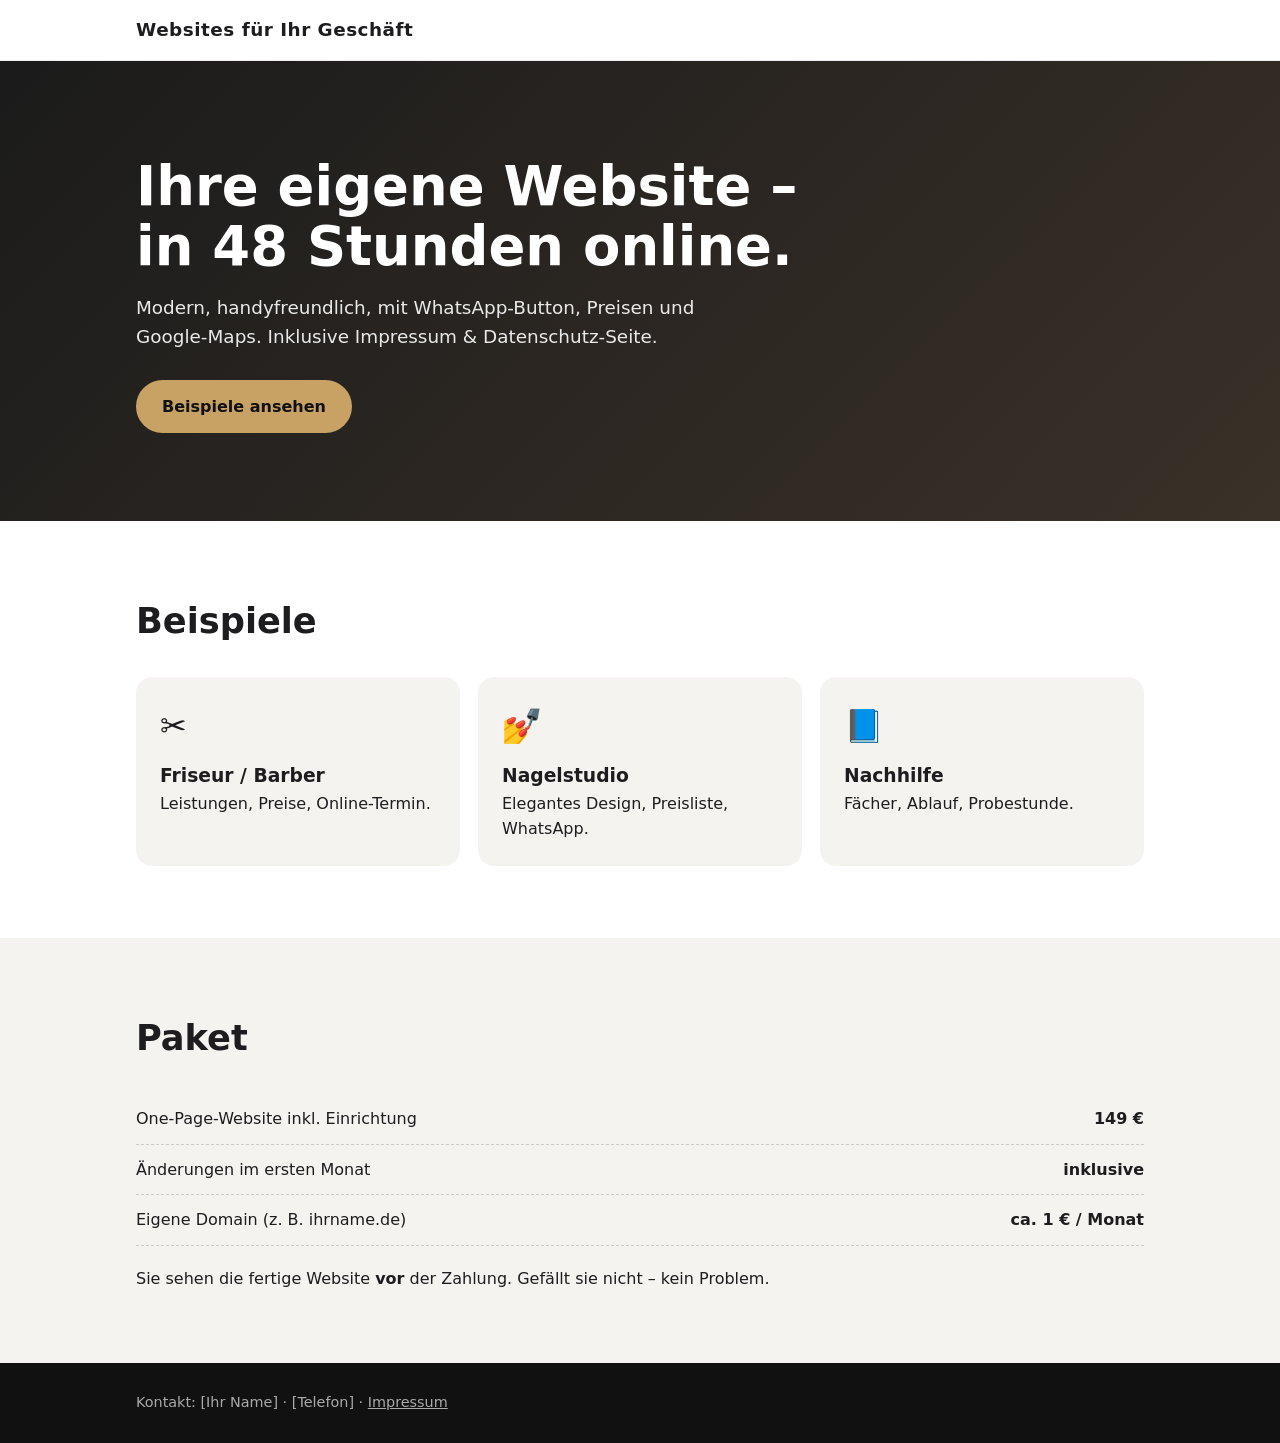
<file: index.html>
<!doctype html>
<html lang="de"><head><meta charset="utf-8"><meta name="viewport" content="width=device-width,initial-scale=1">
<title>Websites für lokale Unternehmen</title><link rel="stylesheet" href="style.css"></head>
<body>
<header class="top"><div class="wrap"><div class="logo">Websites für Ihr Geschäft</div></div></header>
<div class="hero"><div class="wrap">
<h1>Ihre eigene Website –<br>in 48 Stunden online.</h1>
<p>Modern, handyfreundlich, mit WhatsApp-Button, Preisen und Google-Maps. Inklusive Impressum &amp; Datenschutz-Seite.</p>
<a class="btn" href="#beispiele">Beispiele ansehen</a>
</div></div>
<section id="beispiele"><div class="wrap"><h2>Beispiele</h2><div class="grid">
<a class="card" href="friseur.html" style="text-decoration:none"><div class="ico">✂</div><h3>Friseur / Barber</h3><p>Leistungen, Preise, Online-Termin.</p></a>
<a class="card" href="nagelstudio.html" style="text-decoration:none"><div class="ico">💅</div><h3>Nagelstudio</h3><p>Elegantes Design, Preisliste, WhatsApp.</p></a>
<a class="card" href="nachhilfe.html" style="text-decoration:none"><div class="ico">📘</div><h3>Nachhilfe</h3><p>Fächer, Ablauf, Probestunde.</p></a>
</div></div></section>
<section class="alt"><div class="wrap"><h2>Paket</h2>
<div class="price"><span>One-Page-Website inkl. Einrichtung</span><b>149 €</b></div>
<div class="price"><span>Änderungen im ersten Monat</span><b>inklusive</b></div>
<div class="price"><span>Eigene Domain (z. B. ihrname.de)</span><b>ca. 1 € / Monat</b></div>
<p style="margin-top:20px">Sie sehen die fertige Website <b>vor</b> der Zahlung. Gefällt sie nicht – kein Problem.</p>
</div></section>
<footer><div class="wrap">Kontakt: [Ihr Name] · [Telefon] · <a href="#">Impressum</a></div></footer>
</body></html>
</file>
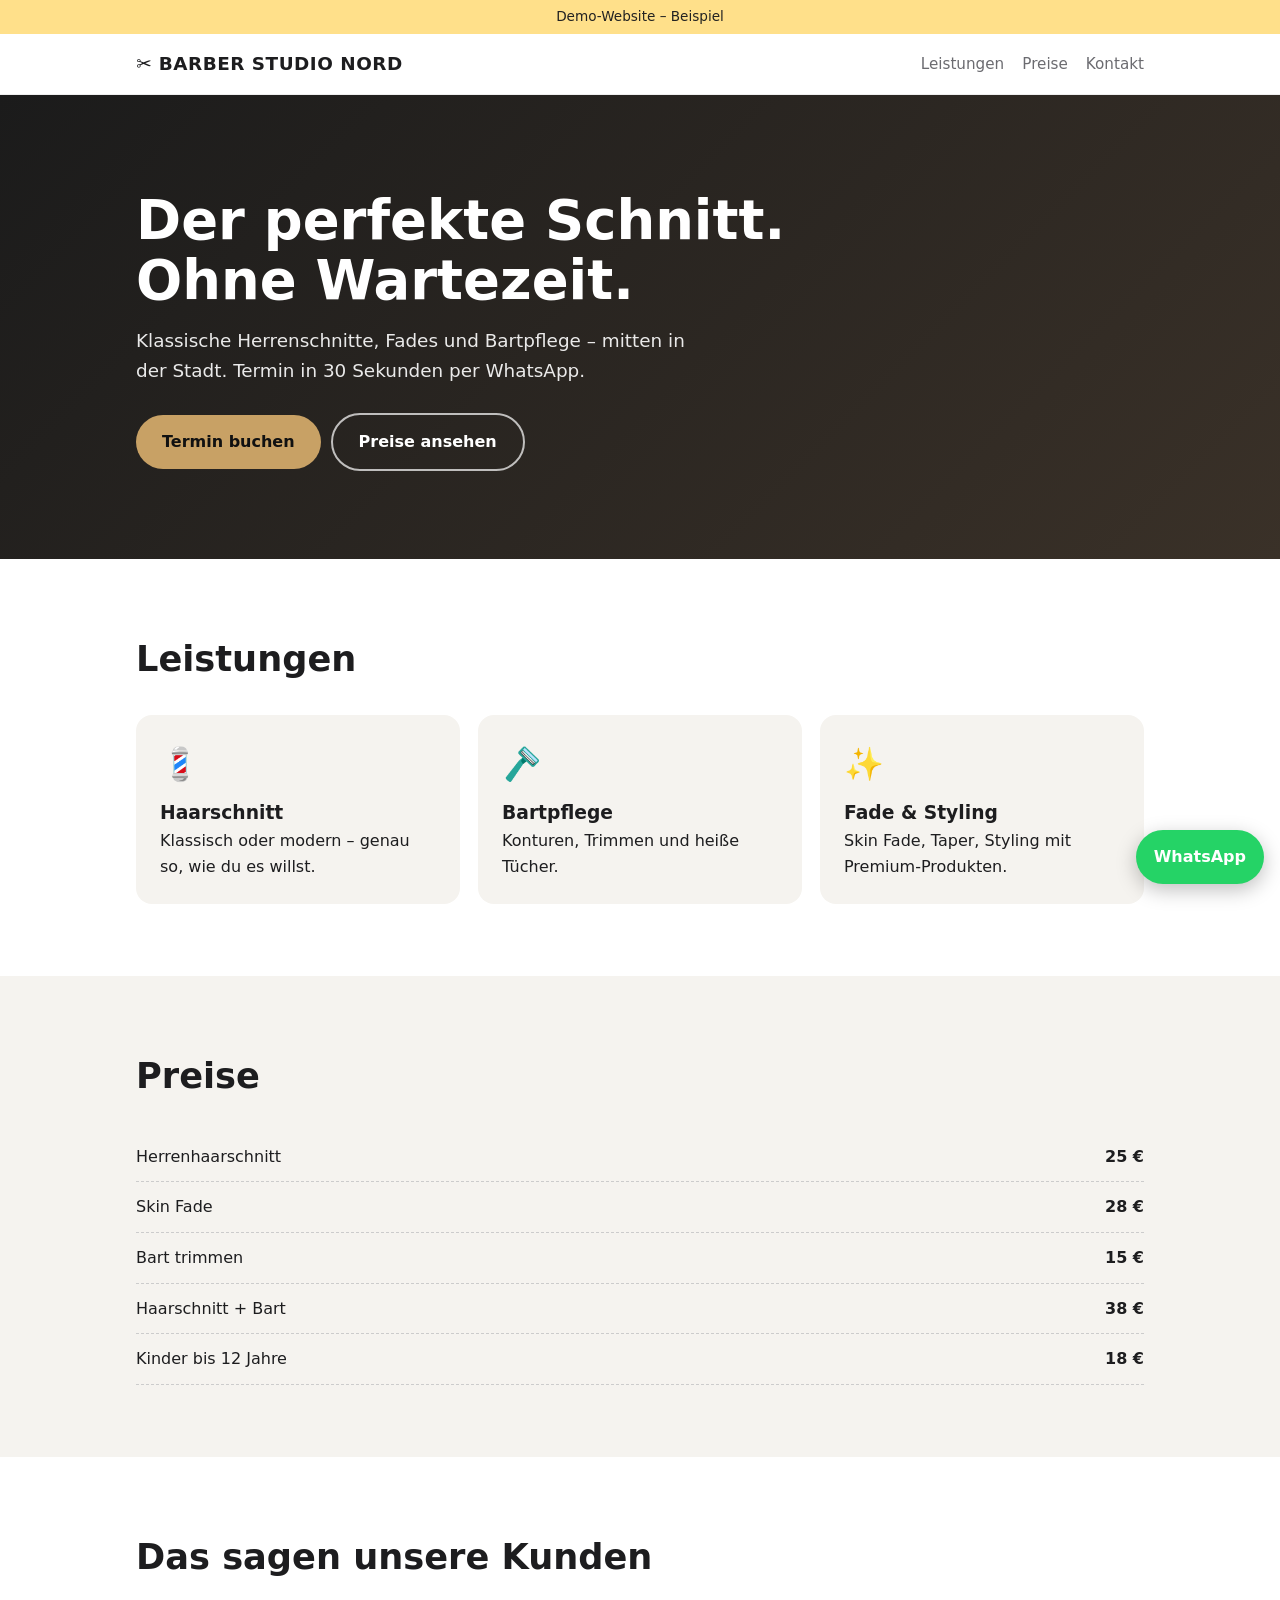
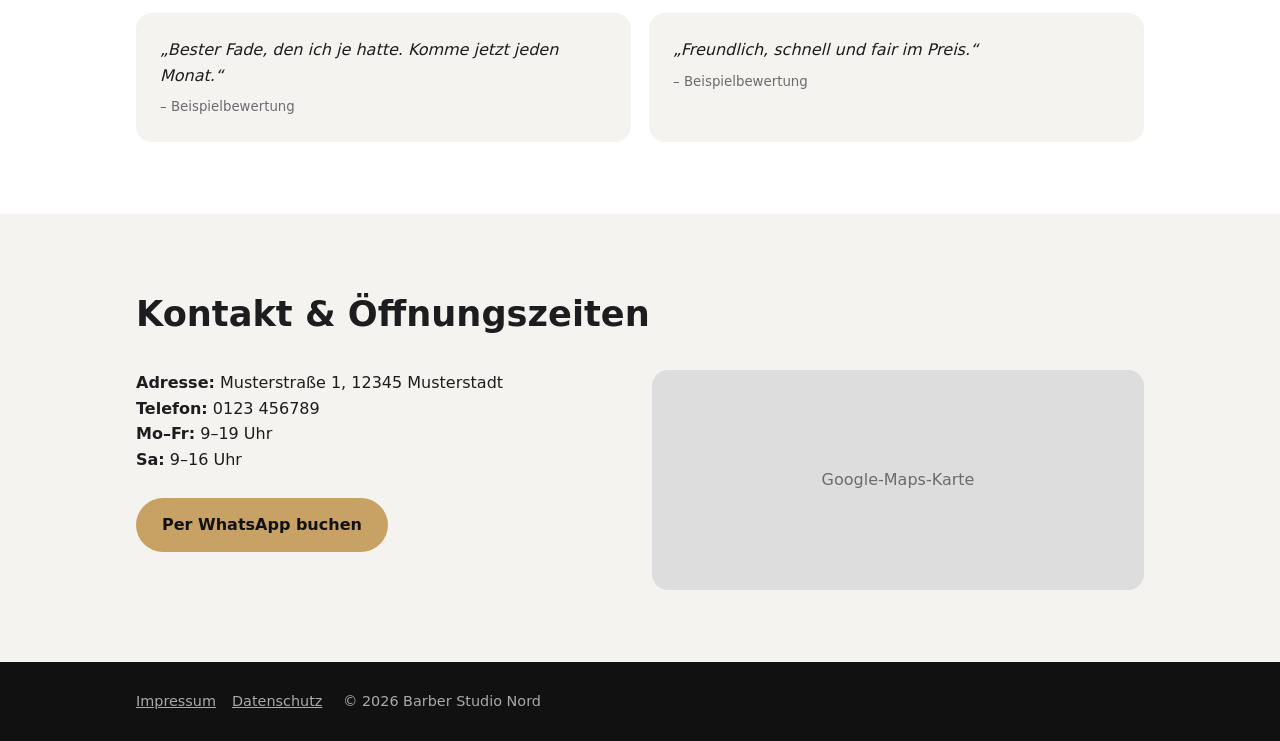
<file: friseur.html>
<!doctype html>
<html lang="de"><head><meta charset="utf-8"><meta name="viewport" content="width=device-width,initial-scale=1">
<title>Barber Studio Nord – Herrenfriseur</title><link rel="stylesheet" href="style.css"></head>
<body>
<div class="demo-badge">Demo-Website – Beispiel</div>
<header class="top"><div class="wrap"><div class="logo">✂ BARBER STUDIO NORD</div>
<nav><a href="#leistungen">Leistungen</a><a href="#preise">Preise</a><a href="#kontakt">Kontakt</a></nav></div></header>
<div class="hero"><div class="wrap">
<h1>Der perfekte Schnitt.<br>Ohne Wartezeit.</h1>
<p>Klassische Herrenschnitte, Fades und Bartpflege – mitten in der Stadt. Termin in 30 Sekunden per WhatsApp.</p>
<a class="btn" href="#kontakt">Termin buchen</a><a class="btn ghost" href="#preise">Preise ansehen</a>
</div></div>
<section id="leistungen"><div class="wrap"><h2>Leistungen</h2><div class="grid">
<div class="card"><div class="ico">💈</div><h3>Haarschnitt</h3><p>Klassisch oder modern – genau so, wie du es willst.</p></div>
<div class="card"><div class="ico">🪒</div><h3>Bartpflege</h3><p>Konturen, Trimmen und heiße Tücher.</p></div>
<div class="card"><div class="ico">✨</div><h3>Fade &amp; Styling</h3><p>Skin Fade, Taper, Styling mit Premium-Produkten.</p></div>
</div></div></section>
<section id="preise" class="alt"><div class="wrap"><h2>Preise</h2>
<div class="price"><span>Herrenhaarschnitt</span><b>25 €</b></div>
<div class="price"><span>Skin Fade</span><b>28 €</b></div>
<div class="price"><span>Bart trimmen</span><b>15 €</b></div>
<div class="price"><span>Haarschnitt + Bart</span><b>38 €</b></div>
<div class="price"><span>Kinder bis 12 Jahre</span><b>18 €</b></div>
</div></section>
<section><div class="wrap"><h2>Das sagen unsere Kunden</h2><div class="grid">
<div class="card quote">„Bester Fade, den ich je hatte. Komme jetzt jeden Monat.“<small>– Beispielbewertung</small></div>
<div class="card quote">„Freundlich, schnell und fair im Preis.“<small>– Beispielbewertung</small></div>
</div></div></section>
<section id="kontakt" class="alt"><div class="wrap"><h2>Kontakt &amp; Öffnungszeiten</h2><div class="contact">
<div><p><b>Adresse:</b> Musterstraße 1, 12345 Musterstadt</p><p><b>Telefon:</b> 0123 456789</p>
<p><b>Mo–Fr:</b> 9–19 Uhr<br><b>Sa:</b> 9–16 Uhr</p><br><a class="btn" href="#">Per WhatsApp buchen</a></div>
<div class="map">Google-Maps-Karte</div></div></div></section>
<footer><div class="wrap"><a href="#">Impressum</a><a href="#">Datenschutz</a> © 2026 Barber Studio Nord</div></footer>
<a class="float" href="#kontakt">WhatsApp</a>
</body></html>
</file>
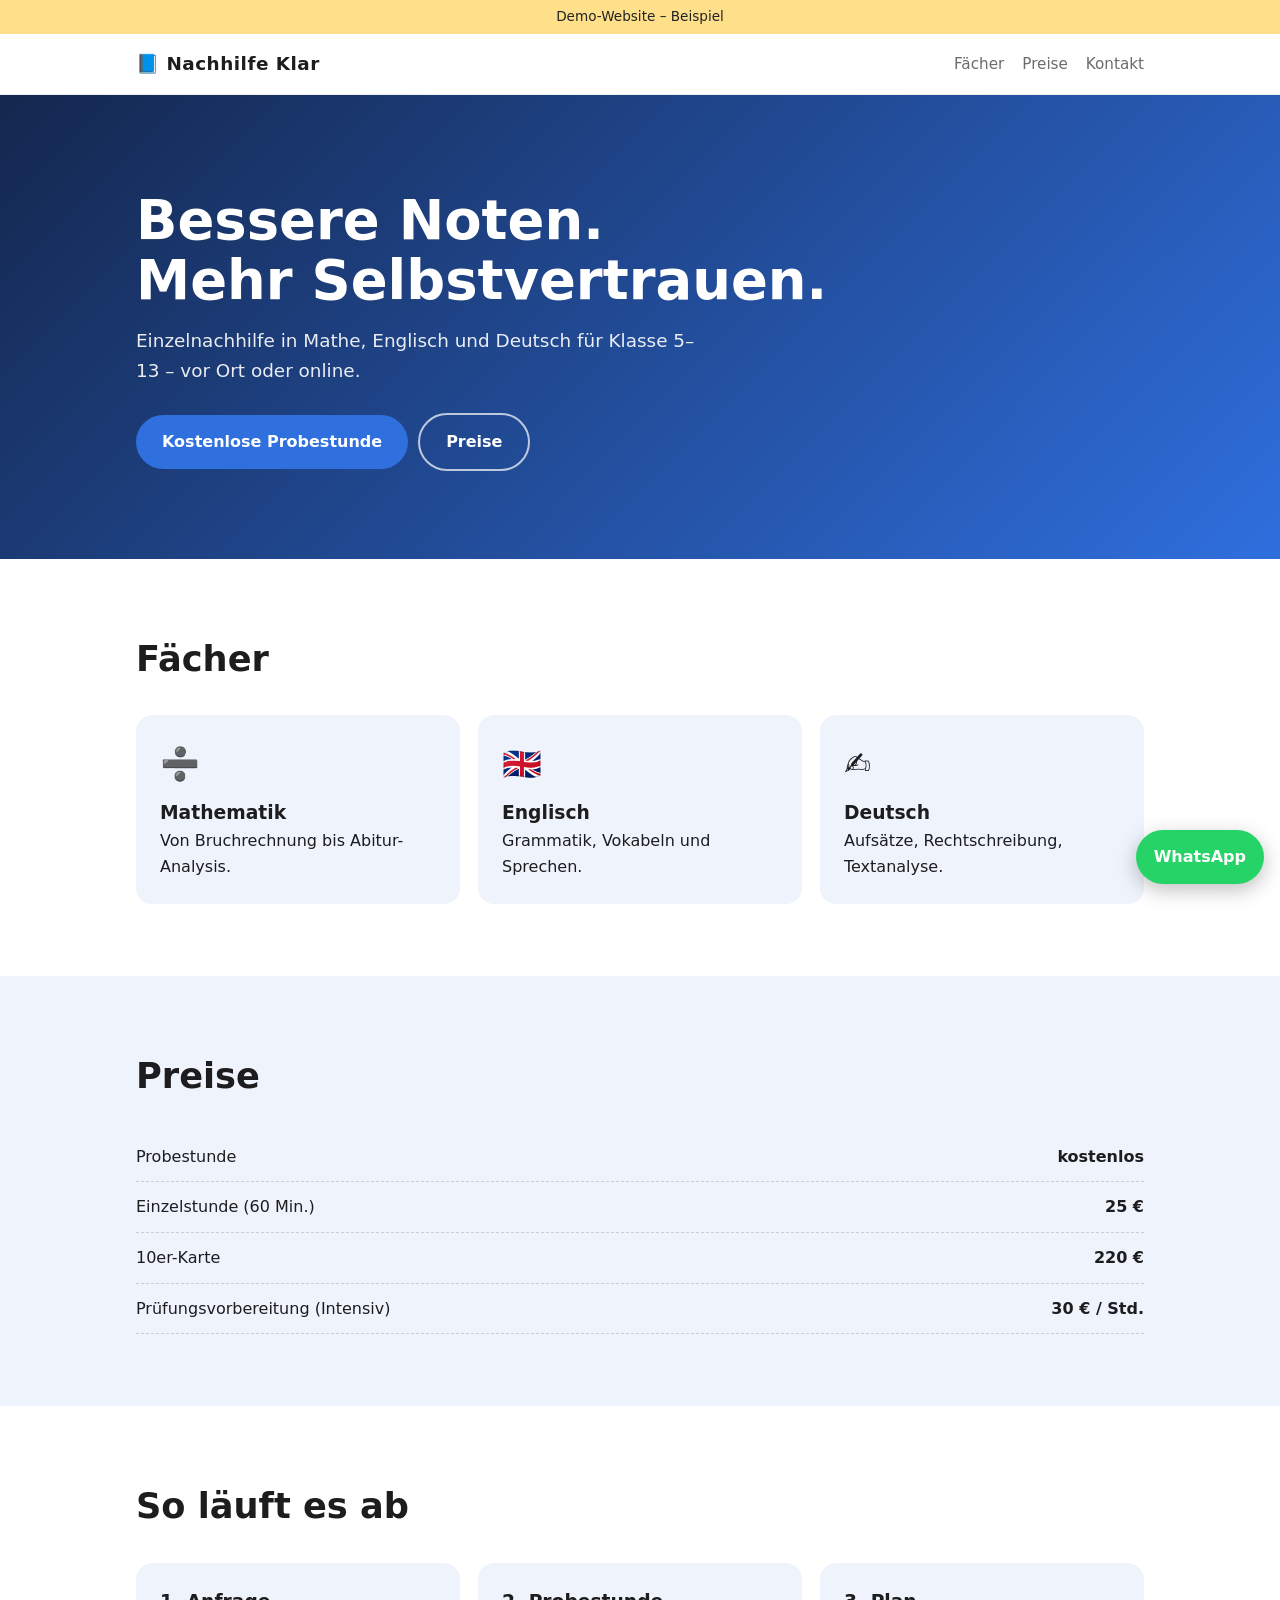
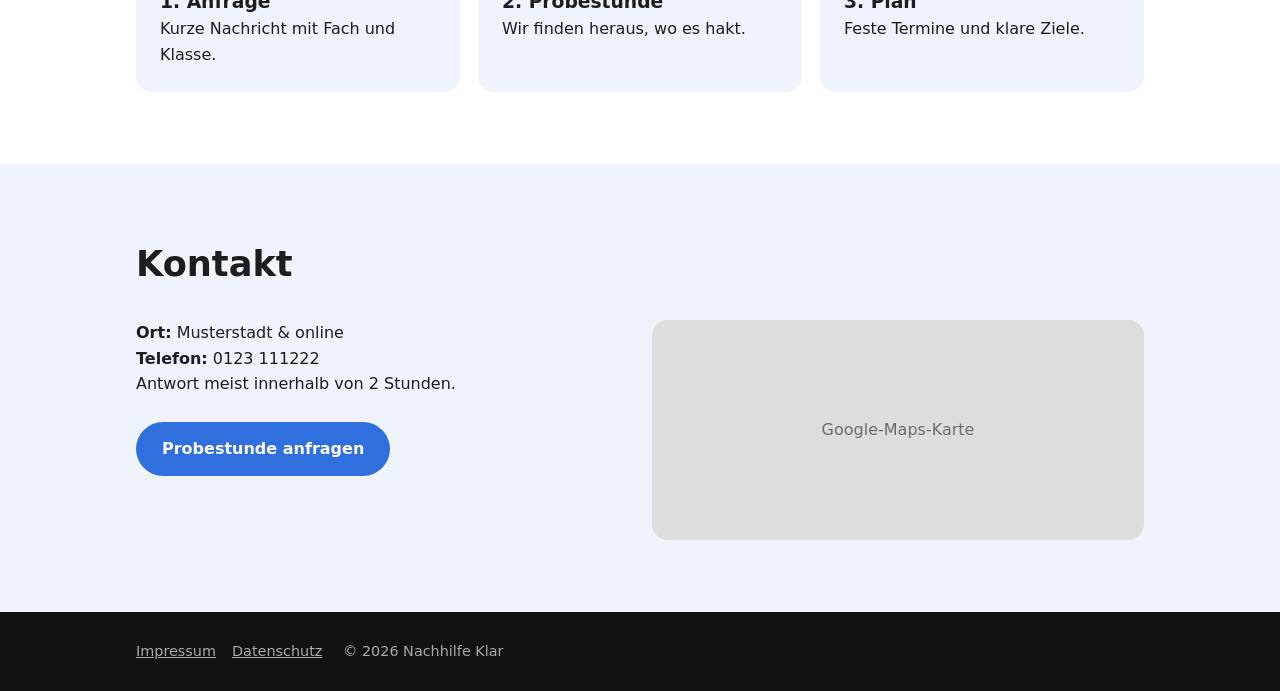
<file: nachhilfe.html>
<!doctype html>
<html lang="de"><head><meta charset="utf-8"><meta name="viewport" content="width=device-width,initial-scale=1">
<title>Nachhilfe Klar – Mathe &amp; Englisch</title><link rel="stylesheet" href="style.css"></head>
<body class="theme-tutor">
<div class="demo-badge">Demo-Website – Beispiel</div>
<header class="top"><div class="wrap"><div class="logo">📘 Nachhilfe Klar</div>
<nav><a href="#faecher">Fächer</a><a href="#preise">Preise</a><a href="#kontakt">Kontakt</a></nav></div></header>
<div class="hero"><div class="wrap">
<h1>Bessere Noten.<br>Mehr Selbstvertrauen.</h1>
<p>Einzelnachhilfe in Mathe, Englisch und Deutsch für Klasse 5–13 – vor Ort oder online.</p>
<a class="btn" href="#kontakt">Kostenlose Probestunde</a><a class="btn ghost" href="#preise">Preise</a>
</div></div>
<section id="faecher"><div class="wrap"><h2>Fächer</h2><div class="grid">
<div class="card"><div class="ico">➗</div><h3>Mathematik</h3><p>Von Bruchrechnung bis Abitur-Analysis.</p></div>
<div class="card"><div class="ico">🇬🇧</div><h3>Englisch</h3><p>Grammatik, Vokabeln und Sprechen.</p></div>
<div class="card"><div class="ico">✍️</div><h3>Deutsch</h3><p>Aufsätze, Rechtschreibung, Textanalyse.</p></div>
</div></div></section>
<section id="preise" class="alt"><div class="wrap"><h2>Preise</h2>
<div class="price"><span>Probestunde</span><b>kostenlos</b></div>
<div class="price"><span>Einzelstunde (60 Min.)</span><b>25 €</b></div>
<div class="price"><span>10er-Karte</span><b>220 €</b></div>
<div class="price"><span>Prüfungsvorbereitung (Intensiv)</span><b>30 € / Std.</b></div>
</div></section>
<section><div class="wrap"><h2>So läuft es ab</h2><div class="grid">
<div class="card"><h3>1. Anfrage</h3><p>Kurze Nachricht mit Fach und Klasse.</p></div>
<div class="card"><h3>2. Probestunde</h3><p>Wir finden heraus, wo es hakt.</p></div>
<div class="card"><h3>3. Plan</h3><p>Feste Termine und klare Ziele.</p></div>
</div></div></section>
<section id="kontakt" class="alt"><div class="wrap"><h2>Kontakt</h2><div class="contact">
<div><p><b>Ort:</b> Musterstadt &amp; online</p><p><b>Telefon:</b> 0123 111222</p>
<p>Antwort meist innerhalb von 2 Stunden.</p><br><a class="btn" href="#">Probestunde anfragen</a></div>
<div class="map">Google-Maps-Karte</div></div></div></section>
<footer><div class="wrap"><a href="#">Impressum</a><a href="#">Datenschutz</a> © 2026 Nachhilfe Klar</div></footer>
<a class="float" href="#kontakt">WhatsApp</a>
</body></html>
</file>
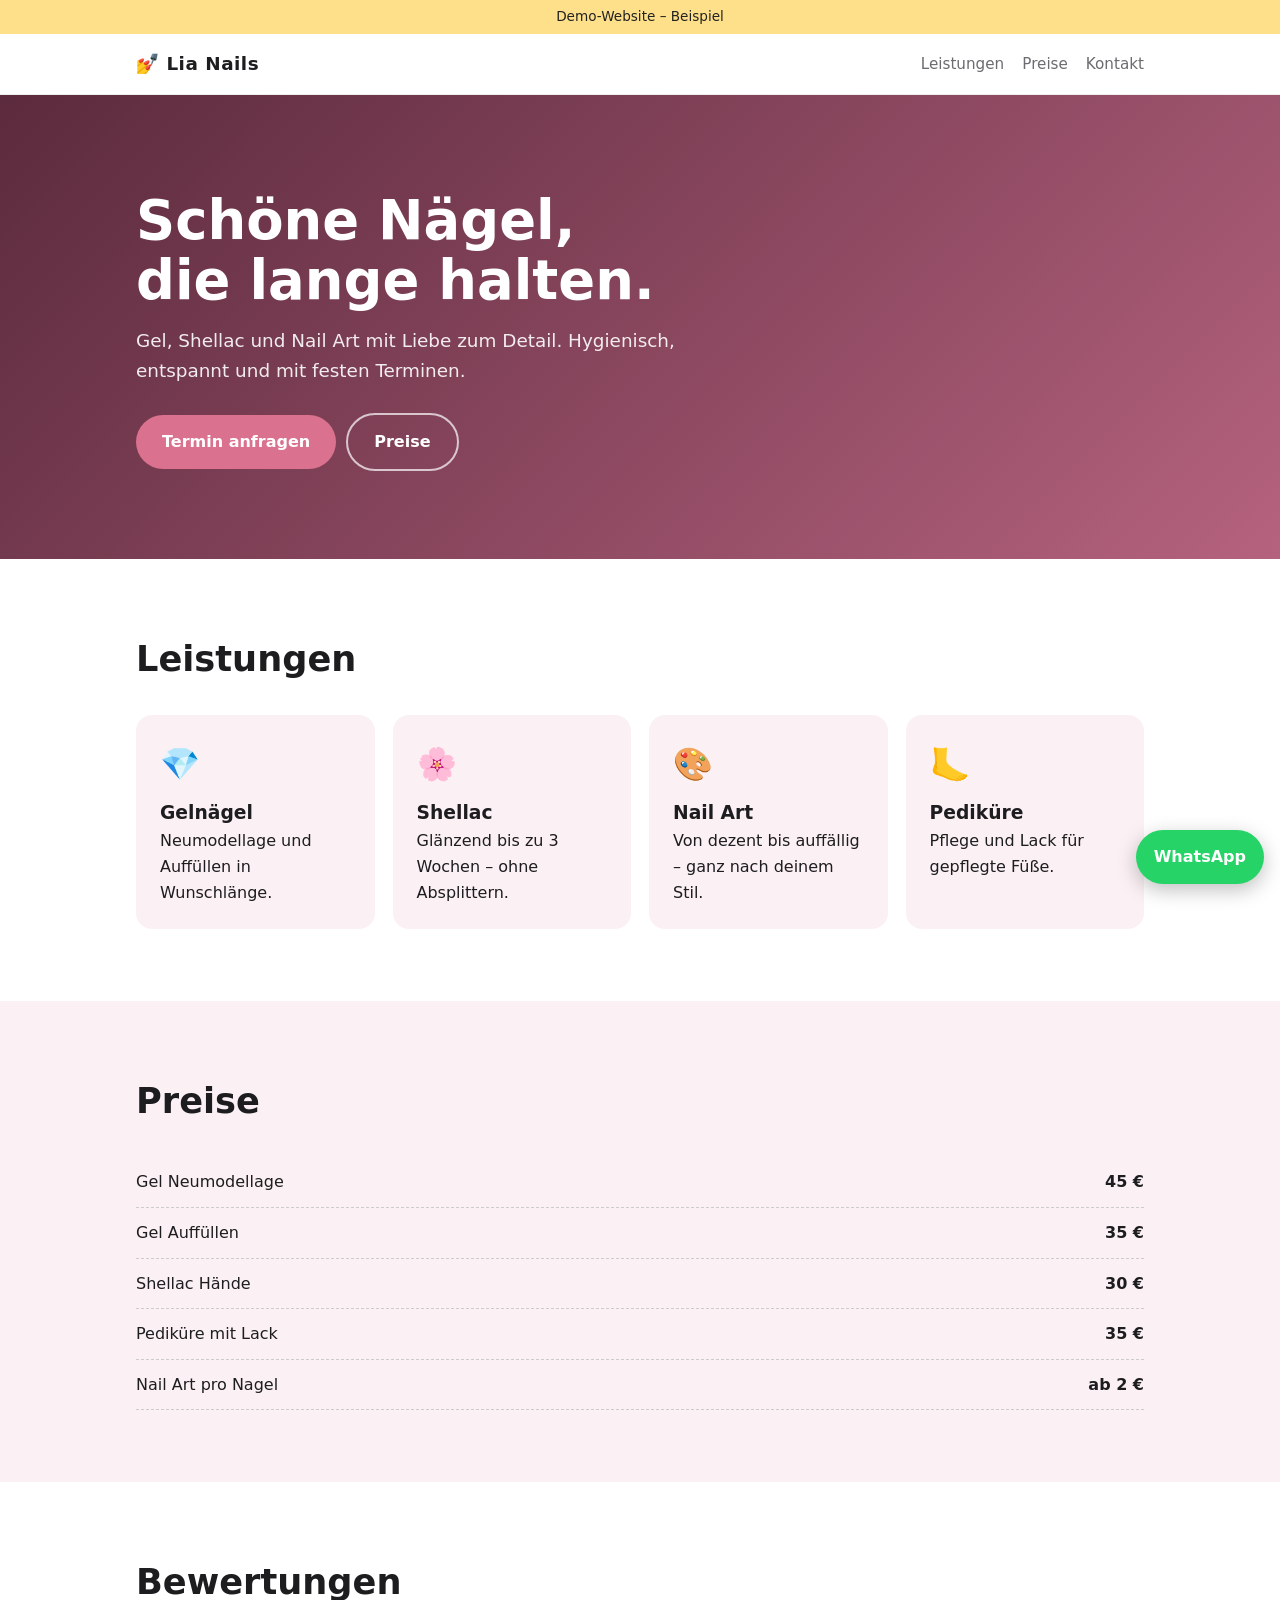
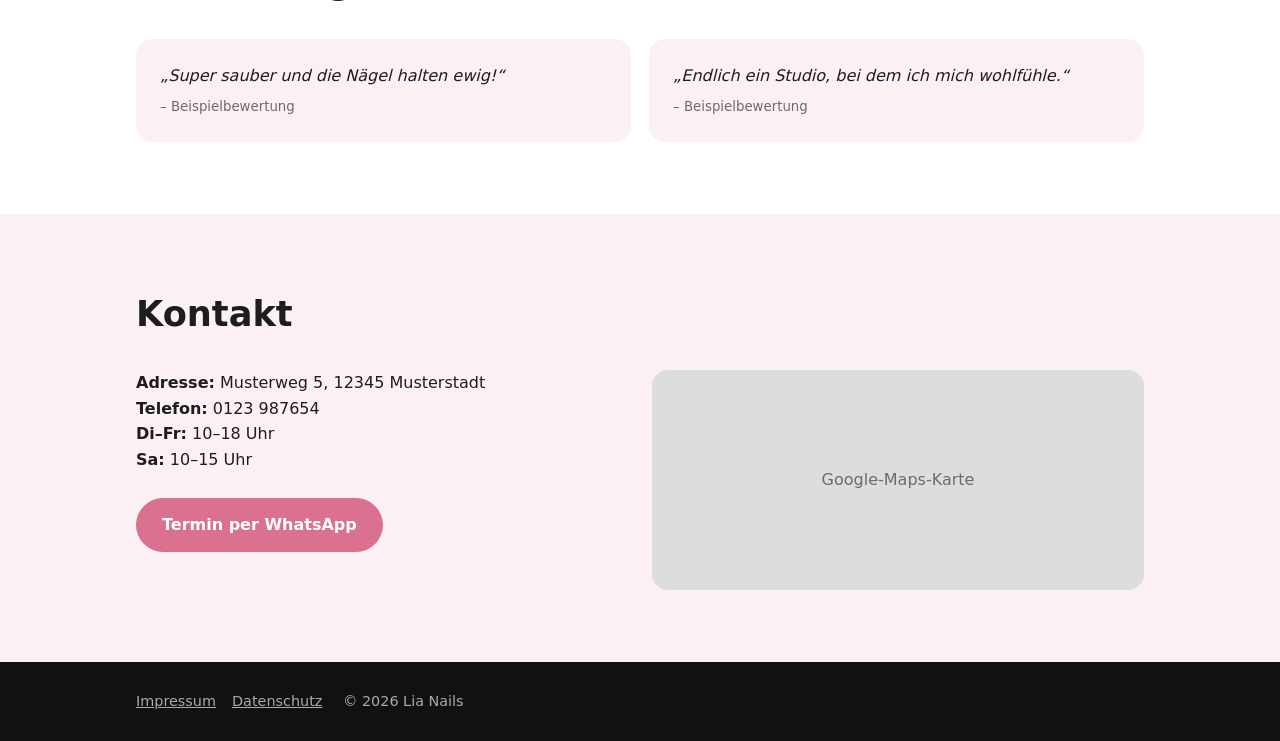
<file: nagelstudio.html>
<!doctype html>
<html lang="de"><head><meta charset="utf-8"><meta name="viewport" content="width=device-width,initial-scale=1">
<title>Lia Nails – Nagelstudio</title><link rel="stylesheet" href="style.css"></head>
<body class="theme-nails">
<div class="demo-badge">Demo-Website – Beispiel</div>
<header class="top"><div class="wrap"><div class="logo">💅 Lia Nails</div>
<nav><a href="#leistungen">Leistungen</a><a href="#preise">Preise</a><a href="#kontakt">Kontakt</a></nav></div></header>
<div class="hero"><div class="wrap">
<h1>Schöne Nägel,<br>die lange halten.</h1>
<p>Gel, Shellac und Nail Art mit Liebe zum Detail. Hygienisch, entspannt und mit festen Terminen.</p>
<a class="btn" href="#kontakt">Termin anfragen</a><a class="btn ghost" href="#preise">Preise</a>
</div></div>
<section id="leistungen"><div class="wrap"><h2>Leistungen</h2><div class="grid">
<div class="card"><div class="ico">💎</div><h3>Gelnägel</h3><p>Neumodellage und Auffüllen in Wunschlänge.</p></div>
<div class="card"><div class="ico">🌸</div><h3>Shellac</h3><p>Glänzend bis zu 3 Wochen – ohne Absplittern.</p></div>
<div class="card"><div class="ico">🎨</div><h3>Nail Art</h3><p>Von dezent bis auffällig – ganz nach deinem Stil.</p></div>
<div class="card"><div class="ico">🦶</div><h3>Pediküre</h3><p>Pflege und Lack für gepflegte Füße.</p></div>
</div></div></section>
<section id="preise" class="alt"><div class="wrap"><h2>Preise</h2>
<div class="price"><span>Gel Neumodellage</span><b>45 €</b></div>
<div class="price"><span>Gel Auffüllen</span><b>35 €</b></div>
<div class="price"><span>Shellac Hände</span><b>30 €</b></div>
<div class="price"><span>Pediküre mit Lack</span><b>35 €</b></div>
<div class="price"><span>Nail Art pro Nagel</span><b>ab 2 €</b></div>
</div></section>
<section><div class="wrap"><h2>Bewertungen</h2><div class="grid">
<div class="card quote">„Super sauber und die Nägel halten ewig!“<small>– Beispielbewertung</small></div>
<div class="card quote">„Endlich ein Studio, bei dem ich mich wohlfühle.“<small>– Beispielbewertung</small></div>
</div></div></section>
<section id="kontakt" class="alt"><div class="wrap"><h2>Kontakt</h2><div class="contact">
<div><p><b>Adresse:</b> Musterweg 5, 12345 Musterstadt</p><p><b>Telefon:</b> 0123 987654</p>
<p><b>Di–Fr:</b> 10–18 Uhr<br><b>Sa:</b> 10–15 Uhr</p><br><a class="btn" href="#">Termin per WhatsApp</a></div>
<div class="map">Google-Maps-Karte</div></div></div></section>
<footer><div class="wrap"><a href="#">Impressum</a><a href="#">Datenschutz</a> © 2026 Lia Nails</div></footer>
<a class="float" href="#kontakt">WhatsApp</a>
</body></html>
</file>
<file: style.css>
:root{--bg:#fff;--fg:#1d1d1f;--muted:#6b6b70;--accent:#c8a165;--accent-fg:#111;--card:#f5f3ef;--hero1:#1b1b1b;--hero2:#3a3128}
.theme-nails{--accent:#d9718f;--accent-fg:#fff;--card:#fbf1f4;--hero1:#5b2a3c;--hero2:#b5627e}
.theme-tutor{--accent:#2f6fde;--accent-fg:#fff;--card:#eef3fc;--hero1:#14274e;--hero2:#2f6fde}
*{box-sizing:border-box;margin:0;padding:0}
body{font-family:system-ui,-apple-system,"Segoe UI",Roboto,sans-serif;background:var(--bg);color:var(--fg);line-height:1.6}
a{color:inherit}
.wrap{max-width:1040px;margin:0 auto;padding:0 16px}
header.top{position:sticky;top:0;background:rgba(255,255,255,.92);backdrop-filter:blur(8px);border-bottom:1px solid #eee;z-index:10}
header.top .wrap{display:flex;align-items:center;justify-content:space-between;height:60px}
.logo{font-weight:800;font-size:1.15rem;letter-spacing:.5px}
nav a{margin-left:18px;text-decoration:none;color:var(--muted);font-size:.95rem}
nav a:hover{color:var(--fg)}
.hero{background:linear-gradient(135deg,var(--hero1),var(--hero2));color:#fff;padding:96px 0 88px}
.hero h1{font-size:clamp(2rem,6vw,3.4rem);line-height:1.1;margin-bottom:16px}
.hero p{font-size:1.15rem;opacity:.9;max-width:560px;margin-bottom:28px}
.btn{display:inline-block;background:var(--accent);color:var(--accent-fg);padding:14px 26px;border-radius:999px;text-decoration:none;font-weight:700}
.btn.ghost{background:transparent;border:2px solid rgba(255,255,255,.7);color:#fff;margin-left:10px}
section{padding:72px 0}
h2{font-size:clamp(1.6rem,4vw,2.2rem);margin-bottom:28px}
.grid{display:grid;grid-template-columns:repeat(auto-fit,minmax(220px,1fr));gap:18px}
.card{background:var(--card);border-radius:16px;padding:24px}
.card .ico{font-size:2rem;margin-bottom:8px}
.price{display:flex;justify-content:space-between;border-bottom:1px dashed #ccc;padding:12px 0}
.price b{white-space:nowrap}
.alt{background:var(--card)}
.quote{font-style:italic}
.quote small{display:block;font-style:normal;color:var(--muted);margin-top:8px}
.contact{display:grid;grid-template-columns:repeat(auto-fit,minmax(260px,1fr));gap:24px}
.map{background:#ddd;border-radius:16px;min-height:220px;display:flex;align-items:center;justify-content:center;color:var(--muted)}
footer{background:#111;color:#aaa;padding:28px 0;font-size:.9rem}
footer a{margin-right:16px}
.float{position:fixed;right:16px;bottom:16px;background:#25d366;color:#fff;border-radius:999px;padding:14px 18px;font-weight:700;text-decoration:none;box-shadow:0 6px 20px rgba(0,0,0,.25)}
.demo-badge{background:#ffe08a;color:#222;text-align:center;font-size:.85rem;padding:6px}
@media (max-width:600px){nav{display:none}.btn.ghost{margin:10px 0 0}}
</file>
